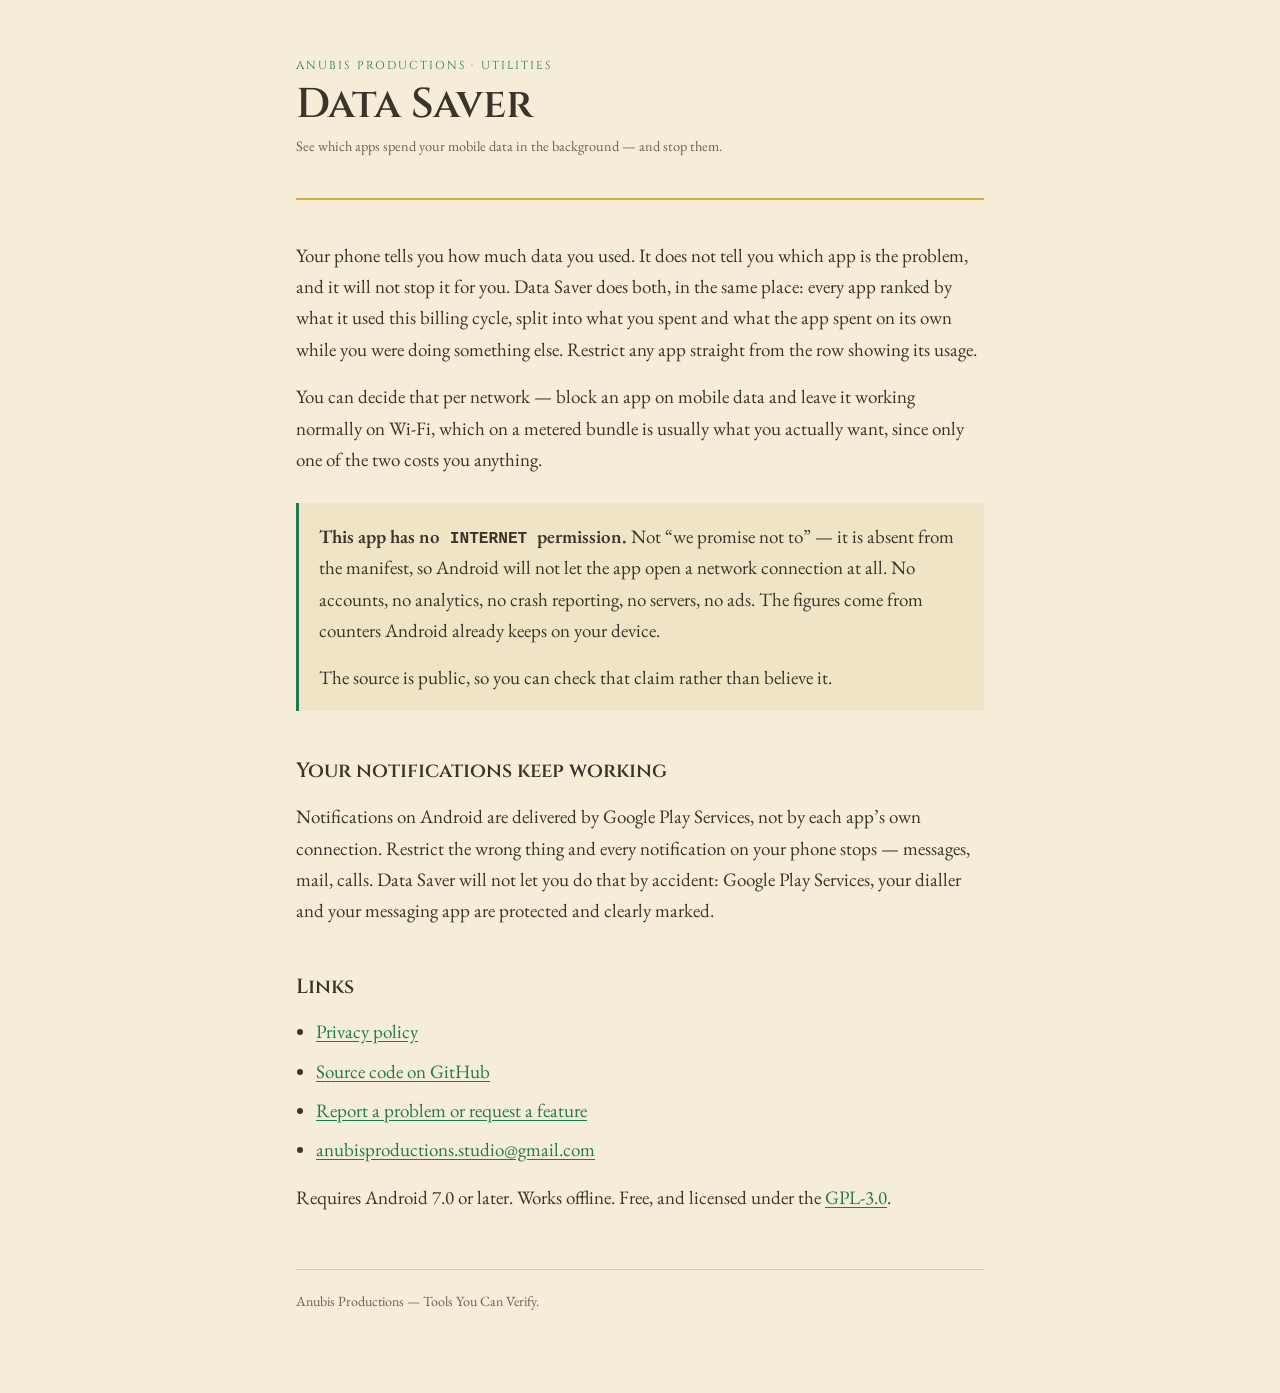
<file: docs/index.html>
<!doctype html>
<html lang="en">
<head>
<meta charset="utf-8">
<meta name="viewport" content="width=device-width, initial-scale=1">
<title>Data Saver for Android</title>
<meta name="description" content="See which apps spend your mobile data in the background, and stop them. No ads, no accounts, and no INTERNET permission.">
<link rel="preconnect" href="https://fonts.googleapis.com">
<link rel="preconnect" href="https://fonts.gstatic.com" crossorigin>
<link rel="stylesheet" href="https://fonts.googleapis.com/css2?family=Cinzel:wght@500;600&family=EB+Garamond:ital,wght@0,400;0,600;1,400&display=swap">
<link rel="stylesheet" href="assets/style.css">
</head>
<body>
<div class="wrap">

<header class="masthead">
  <div class="eyebrow">Anubis Productions &middot; Utilities</div>
  <h1>Data Saver</h1>
  <p class="dateline">See which apps spend your mobile data in the background &mdash; and
  stop them.</p>
</header>

<p>Your phone tells you how much data you used. It does not tell you which app is the
problem, and it will not stop it for you. Data Saver does both, in the same place: every app
ranked by what it used this billing cycle, split into what you spent and what the app spent
on its own while you were doing something else. Restrict any app straight from the row
showing its usage.</p>

<p>You can decide that per network &mdash; block an app on mobile data and leave it working
normally on Wi-Fi, which on a metered bundle is usually what you actually want, since only
one of the two costs you anything.</p>

<div class="claim">
  <p><strong>This app has no <code>INTERNET</code> permission.</strong> Not &ldquo;we promise
  not to&rdquo; &mdash; it is absent from the manifest, so Android will not let the app open
  a network connection at all. No accounts, no analytics, no crash reporting, no servers, no
  ads. The figures come from counters Android already keeps on your device.</p>
  <p>The source is public, so you can check that claim rather than believe it.</p>
</div>

<h2>Your notifications keep working</h2>

<p>Notifications on Android are delivered by Google Play Services, not by each app&rsquo;s
own connection. Restrict the wrong thing and every notification on your phone stops &mdash;
messages, mail, calls. Data Saver will not let you do that by accident: Google Play Services,
your dialler and your messaging app are protected and clearly marked.</p>

<h2>Links</h2>

<ul>
  <li><a href="privacy/">Privacy policy</a></li>
  <li><a href="https://github.com/anubisproductions/datagate">Source code on GitHub</a></li>
  <li><a href="https://github.com/anubisproductions/datagate/issues">Report a problem or
      request a feature</a></li>
  <li><a href="mailto:anubisproductions.studio@gmail.com">anubisproductions.studio@gmail.com</a></li>
</ul>

<p>Requires Android 7.0 or later. Works offline. Free, and licensed under the
<a href="https://github.com/anubisproductions/datagate/blob/main/LICENSE">GPL-3.0</a>.</p>

<footer>
  Anubis Productions &mdash; Tools You Can Verify.
</footer>

</div>
</body>
</html>
</file>
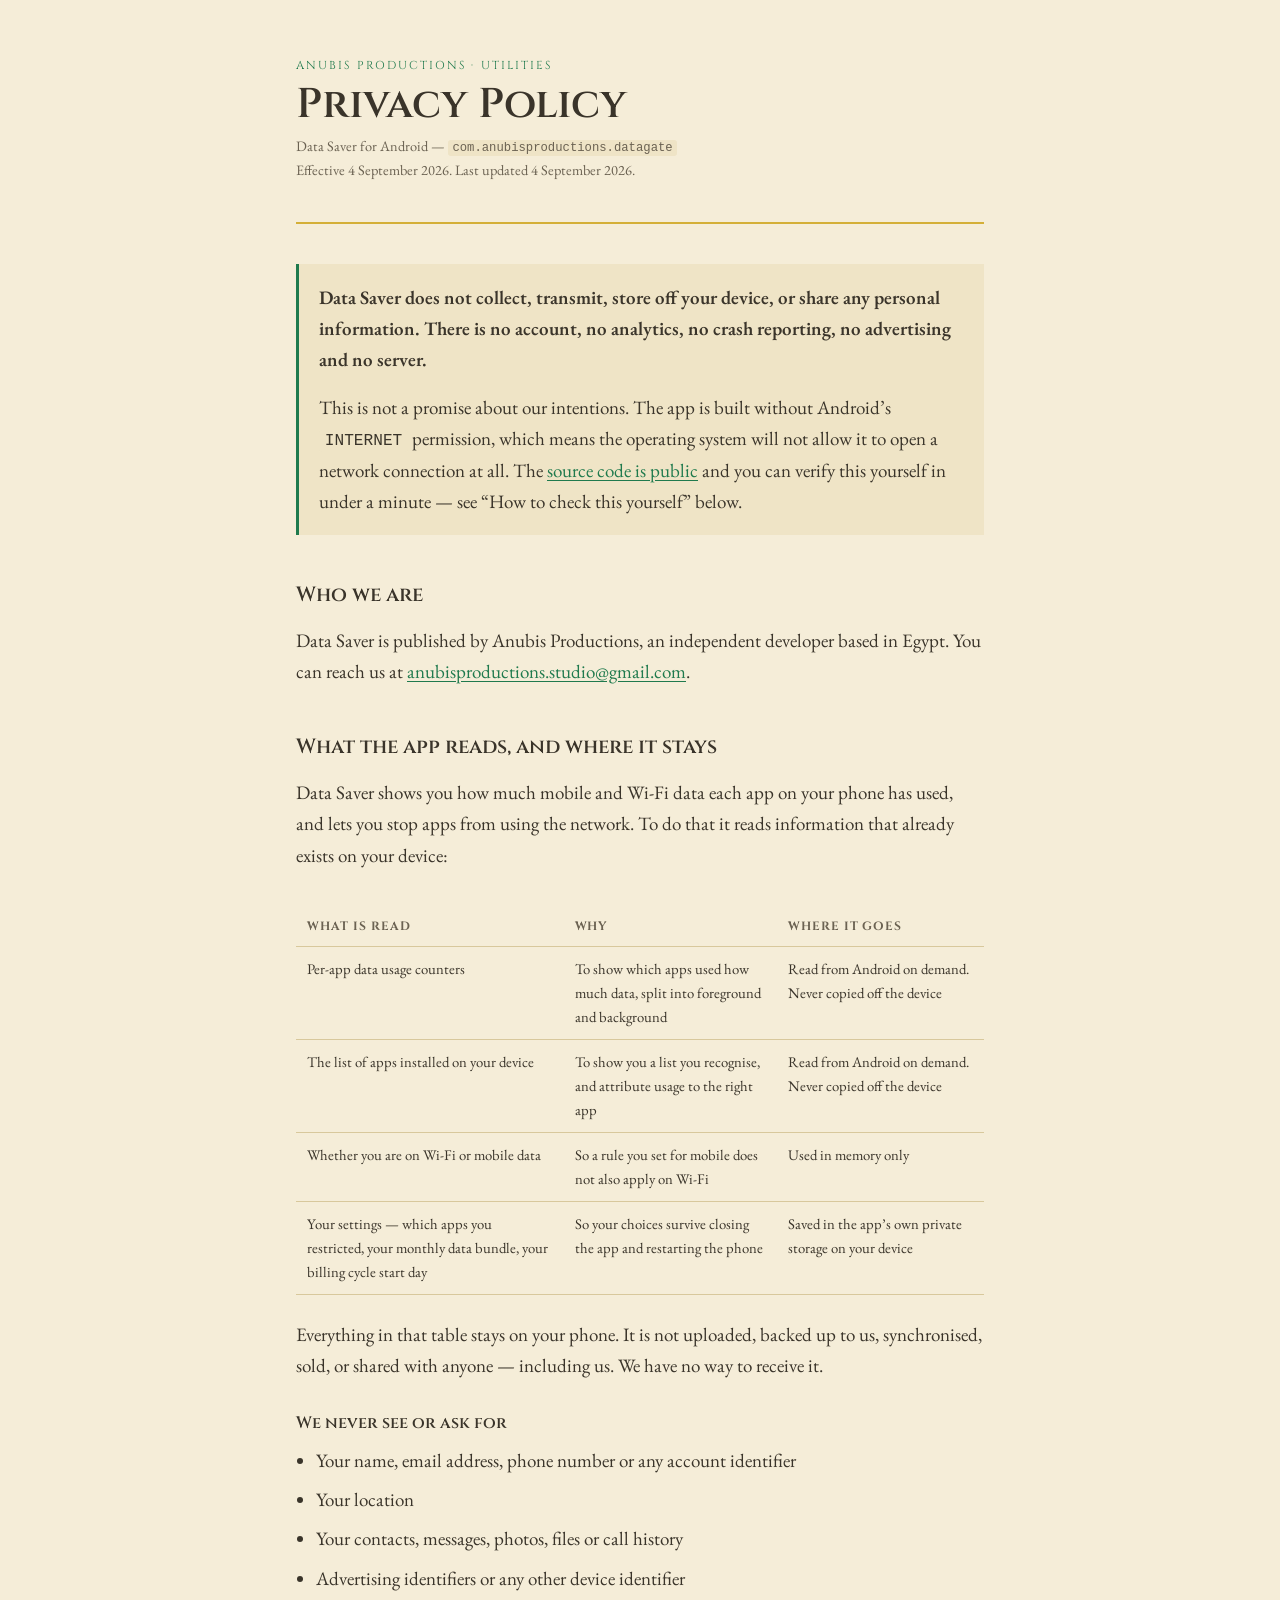
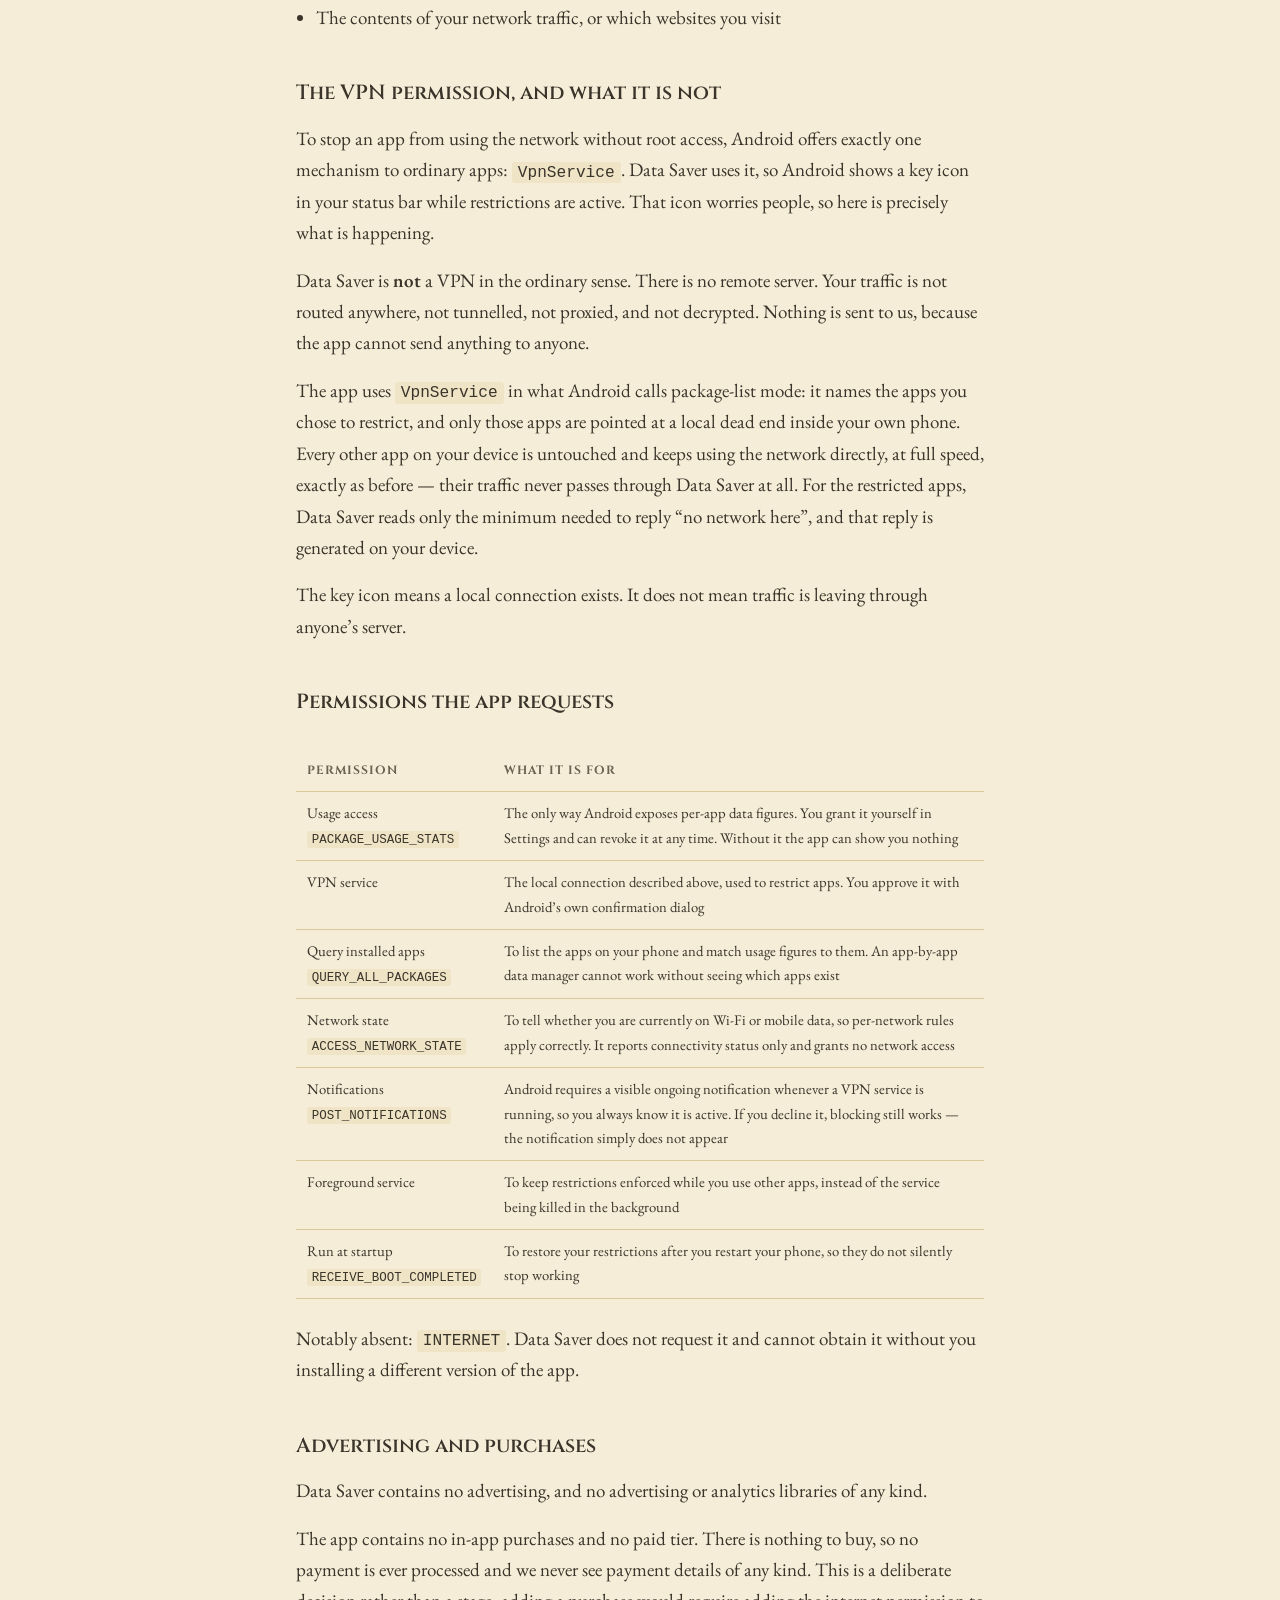
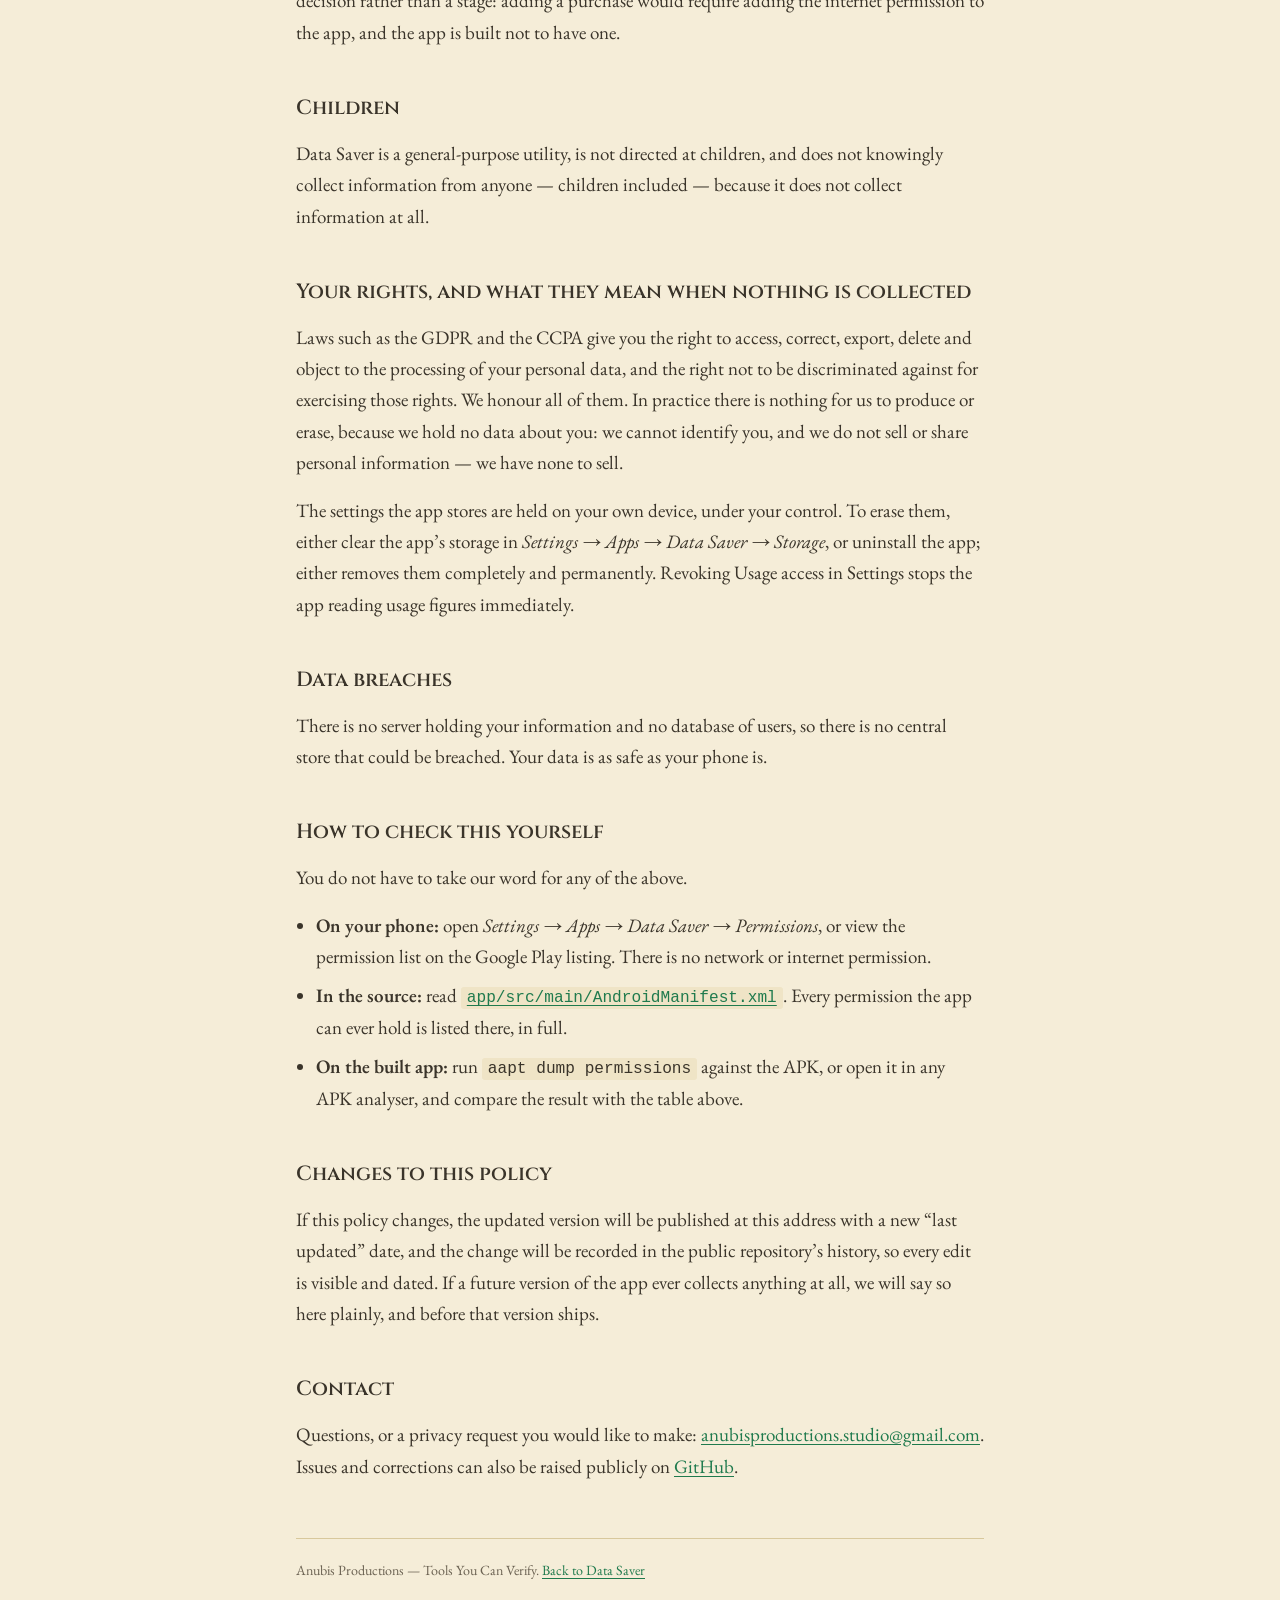
<file: docs/privacy/index.html>
<!doctype html>
<html lang="en">
<head>
<meta charset="utf-8">
<meta name="viewport" content="width=device-width, initial-scale=1">
<title>Privacy Policy — Data Saver</title>
<meta name="description" content="Data Saver collects nothing. The app ships without the INTERNET permission, so it is technically incapable of sending your data anywhere.">
<link rel="preconnect" href="https://fonts.googleapis.com">
<link rel="preconnect" href="https://fonts.gstatic.com" crossorigin>
<link rel="stylesheet" href="https://fonts.googleapis.com/css2?family=Cinzel:wght@500;600&family=EB+Garamond:ital,wght@0,400;0,600;1,400&display=swap">
<link rel="stylesheet" href="../assets/style.css">
</head>
<body>
<div class="wrap">

<header class="masthead">
  <div class="eyebrow">Anubis Productions &middot; Utilities</div>
  <h1>Privacy Policy</h1>
  <p class="dateline">Data Saver for Android &mdash; <code>com.anubisproductions.datagate</code><br>
  Effective 4 September 2026. Last updated 4 September 2026.</p>
</header>

<div class="claim">
  <p><strong>Data Saver does not collect, transmit, store off your device, or share any
  personal information. There is no account, no analytics, no crash reporting, no
  advertising and no server.</strong></p>
  <p>This is not a promise about our intentions. The app is built without Android&rsquo;s
  <code>INTERNET</code> permission, which means the operating system will not allow it to
  open a network connection at all. The <a href="https://github.com/anubisproductions/datagate">source
  code is public</a> and you can verify this yourself in under a minute &mdash; see
  &ldquo;How to check this yourself&rdquo; below.</p>
</div>

<h2>Who we are</h2>

<p>Data Saver is published by Anubis Productions, an independent developer based in Egypt.
You can reach us at
<a href="mailto:anubisproductions.studio@gmail.com">anubisproductions.studio@gmail.com</a>.</p>

<h2>What the app reads, and where it stays</h2>

<p>Data Saver shows you how much mobile and Wi-Fi data each app on your phone has used, and
lets you stop apps from using the network. To do that it reads information that already
exists on your device:</p>

<div class="scroll">
<table>
  <thead>
    <tr><th>What is read</th><th>Why</th><th>Where it goes</th></tr>
  </thead>
  <tbody>
    <tr>
      <td>Per-app data usage counters</td>
      <td>To show which apps used how much data, split into foreground and background</td>
      <td>Read from Android on demand. Never copied off the device</td>
    </tr>
    <tr>
      <td>The list of apps installed on your device</td>
      <td>To show you a list you recognise, and attribute usage to the right app</td>
      <td>Read from Android on demand. Never copied off the device</td>
    </tr>
    <tr>
      <td>Whether you are on Wi-Fi or mobile data</td>
      <td>So a rule you set for mobile does not also apply on Wi-Fi</td>
      <td>Used in memory only</td>
    </tr>
    <tr>
      <td>Your settings &mdash; which apps you restricted, your monthly data bundle, your
          billing cycle start day</td>
      <td>So your choices survive closing the app and restarting the phone</td>
      <td>Saved in the app&rsquo;s own private storage on your device</td>
    </tr>
  </tbody>
</table>
</div>

<p>Everything in that table stays on your phone. It is not uploaded, backed up to us,
synchronised, sold, or shared with anyone &mdash; including us. We have no way to receive it.</p>

<h3>We never see or ask for</h3>

<ul>
  <li>Your name, email address, phone number or any account identifier</li>
  <li>Your location</li>
  <li>Your contacts, messages, photos, files or call history</li>
  <li>Advertising identifiers or any other device identifier</li>
  <li>The contents of your network traffic, or which websites you visit</li>
</ul>

<h2>The VPN permission, and what it is not</h2>

<p>To stop an app from using the network without root access, Android offers exactly one
mechanism to ordinary apps: <code>VpnService</code>. Data Saver uses it, so Android shows a
key icon in your status bar while restrictions are active. That icon worries people, so here
is precisely what is happening.</p>

<p>Data Saver is <strong>not</strong> a VPN in the ordinary sense. There is no remote server.
Your traffic is not routed anywhere, not tunnelled, not proxied, and not decrypted. Nothing
is sent to us, because the app cannot send anything to anyone.</p>

<p>The app uses <code>VpnService</code> in what Android calls package-list mode: it names the
apps you chose to restrict, and only those apps are pointed at a local dead end inside your
own phone. Every other app on your device is untouched and keeps using the network directly,
at full speed, exactly as before &mdash; their traffic never passes through Data Saver at
all. For the restricted apps, Data Saver reads only the minimum needed to reply
&ldquo;no network here&rdquo;, and that reply is generated on your device.</p>

<p>The key icon means a local connection exists. It does not mean traffic is leaving through
anyone&rsquo;s server.</p>

<h2>Permissions the app requests</h2>

<div class="scroll">
<table>
  <thead>
    <tr><th>Permission</th><th>What it is for</th></tr>
  </thead>
  <tbody>
    <tr>
      <td>Usage access<br><code>PACKAGE_USAGE_STATS</code></td>
      <td>The only way Android exposes per-app data figures. You grant it yourself in
          Settings and can revoke it at any time. Without it the app can show you nothing</td>
    </tr>
    <tr>
      <td>VPN service</td>
      <td>The local connection described above, used to restrict apps. You approve it with
          Android&rsquo;s own confirmation dialog</td>
    </tr>
    <tr>
      <td>Query installed apps<br><code>QUERY_ALL_PACKAGES</code></td>
      <td>To list the apps on your phone and match usage figures to them. An app-by-app data
          manager cannot work without seeing which apps exist</td>
    </tr>
    <tr>
      <td>Network state<br><code>ACCESS_NETWORK_STATE</code></td>
      <td>To tell whether you are currently on Wi-Fi or mobile data, so per-network rules
          apply correctly. It reports connectivity status only and grants no network access</td>
    </tr>
    <tr>
      <td>Notifications<br><code>POST_NOTIFICATIONS</code></td>
      <td>Android requires a visible ongoing notification whenever a VPN service is
          running, so you always know it is active. If you decline it, blocking still works
          &mdash; the notification simply does not appear</td>
    </tr>
    <tr>
      <td>Foreground service</td>
      <td>To keep restrictions enforced while you use other apps, instead of the service
          being killed in the background</td>
    </tr>
    <tr>
      <td>Run at startup<br><code>RECEIVE_BOOT_COMPLETED</code></td>
      <td>To restore your restrictions after you restart your phone, so they do not silently
          stop working</td>
    </tr>
  </tbody>
</table>
</div>

<p>Notably absent: <code>INTERNET</code>. Data Saver does not request it and cannot obtain it
without you installing a different version of the app.</p>

<h2>Advertising and purchases</h2>

<p>Data Saver contains no advertising, and no advertising or analytics libraries of any
kind.</p>

<p>The app contains no in-app purchases and no paid tier. There is nothing to buy, so no
payment is ever processed and we never see payment details of any kind. This is a deliberate
decision rather than a stage: adding a purchase would require adding the internet permission
to the app, and the app is built not to have one.</p>

<h2>Children</h2>

<p>Data Saver is a general-purpose utility, is not directed at children, and does not
knowingly collect information from anyone &mdash; children included &mdash; because it does
not collect information at all.</p>

<h2>Your rights, and what they mean when nothing is collected</h2>

<p>Laws such as the GDPR and the CCPA give you the right to access, correct, export, delete
and object to the processing of your personal data, and the right not to be discriminated
against for exercising those rights. We honour all of them. In practice there is nothing for
us to produce or erase, because we hold no data about you: we cannot identify you, and we do
not sell or share personal information &mdash; we have none to sell.</p>

<p>The settings the app stores are held on your own device, under your control. To erase
them, either clear the app&rsquo;s storage in <em>Settings &rarr; Apps &rarr; Data Saver
&rarr; Storage</em>, or uninstall the app; either removes them completely and permanently.
Revoking Usage access in Settings stops the app reading usage figures immediately.</p>

<h2>Data breaches</h2>

<p>There is no server holding your information and no database of users, so there is no
central store that could be breached. Your data is as safe as your phone is.</p>

<h2>How to check this yourself</h2>

<p>You do not have to take our word for any of the above.</p>

<ul>
  <li><strong>On your phone:</strong> open <em>Settings &rarr; Apps &rarr; Data Saver &rarr;
      Permissions</em>, or view the permission list on the Google Play listing. There is no
      network or internet permission.</li>
  <li><strong>In the source:</strong> read
      <a href="https://github.com/anubisproductions/datagate/blob/main/app/src/main/AndroidManifest.xml"><code>app/src/main/AndroidManifest.xml</code></a>.
      Every permission the app can ever hold is listed there, in full.</li>
  <li><strong>On the built app:</strong> run <code>aapt dump permissions</code> against the
      APK, or open it in any APK analyser, and compare the result with the table above.</li>
</ul>

<h2>Changes to this policy</h2>

<p>If this policy changes, the updated version will be published at this address with a new
&ldquo;last updated&rdquo; date, and the change will be recorded in the public
repository&rsquo;s history, so every edit is visible and dated. If a future version of the
app ever collects anything at all, we will say so here plainly, and before that version
ships.</p>

<h2>Contact</h2>

<p>Questions, or a privacy request you would like to make:
<a href="mailto:anubisproductions.studio@gmail.com">anubisproductions.studio@gmail.com</a>.
Issues and corrections can also be raised publicly on
<a href="https://github.com/anubisproductions/datagate/issues">GitHub</a>.</p>

<footer>
  Anubis Productions &mdash; Tools You Can Verify.
  <a href="../">Back to Data Saver</a>
</footer>

</div>
</body>
</html>
</file>
<file: docs/assets/style.css>
/* Anubis Productions - Utilities line.
   Sandstone ground, tomb-stone text, malachite accent. No pure black or white. */

:root {
  --ground:      #F5EDD8;   /* Linen */
  --panel:       #EFE4C6;
  --ink:         #3A342A;   /* Tomb Stone */
  --ink-soft:    #6B6252;
  --accent:      #1F7A4D;   /* Malachite */
  --rule:        #D4AF37;   /* Pharaoh Gold */
  --hair:        #D8C89C;
}

@media (prefers-color-scheme: dark) {
  :root:not([data-theme="light"]) {
    --ground:   #23201A;
    --panel:    #2C281F;
    --ink:      #EDE3CA;
    --ink-soft: #A99E85;
    --accent:   #46B07C;
    --rule:     #D4AF37;
    --hair:     #443E31;
  }
}

:root[data-theme="dark"] {
  --ground:   #23201A;
  --panel:    #2C281F;
  --ink:      #EDE3CA;
  --ink-soft: #A99E85;
  --accent:   #46B07C;
  --rule:     #D4AF37;
  --hair:     #443E31;
}

* { box-sizing: border-box; }

body {
  margin: 0;
  background: var(--ground);
  color: var(--ink);
  font-family: "EB Garamond", Georgia, "Times New Roman", serif;
  font-size: 19px;
  line-height: 1.65;
  -webkit-text-size-adjust: 100%;
}

.wrap {
  max-width: 46rem;           /* ~65 characters of running text */
  margin: 0 auto;
  padding: 3.5rem 1.5rem 5rem;
}

header.masthead {
  display: flex;
  flex-direction: column;
  gap: 0.35rem;
  padding-bottom: 1.5rem;
  margin-bottom: 2.5rem;
  border-bottom: 2px solid var(--rule);
}

.eyebrow {
  font-family: "Cinzel", Georgia, serif;
  font-size: 0.72rem;
  letter-spacing: 0.18em;
  text-transform: uppercase;
  color: var(--accent);
}

h1 {
  font-family: "Cinzel", Georgia, serif;
  font-weight: 600;
  font-size: clamp(1.9rem, 5vw, 2.6rem);
  line-height: 1.15;
  margin: 0;
  text-wrap: balance;
}

h2 {
  font-family: "Cinzel", Georgia, serif;
  font-weight: 600;
  font-size: 1.28rem;
  margin: 2.75rem 0 0.75rem;
  text-wrap: balance;
}

h3 {
  font-family: "Cinzel", Georgia, serif;
  font-weight: 600;
  font-size: 1.02rem;
  margin: 1.75rem 0 0.5rem;
}

p { margin: 0 0 1rem; }

.dateline {
  font-size: 0.9rem;
  color: var(--ink-soft);
}

a { color: var(--accent); text-underline-offset: 0.18em; }
a:focus-visible { outline: 2px solid var(--rule); outline-offset: 3px; border-radius: 2px; }

ul { margin: 0 0 1rem; padding-left: 1.25rem; }
li { margin-bottom: 0.5rem; }

strong { font-weight: 600; }

code {
  font-family: ui-monospace, "SF Mono", Menlo, Consolas, monospace;
  font-size: 0.85em;
  background: var(--panel);
  padding: 0.12em 0.36em;
  border-radius: 3px;
}

.claim {
  background: var(--panel);
  border-left: 3px solid var(--accent);
  padding: 1.1rem 1.25rem;
  margin: 1.75rem 0;
}
.claim p:last-child { margin-bottom: 0; }

table {
  width: 100%;
  border-collapse: collapse;
  margin: 1.25rem 0 1.5rem;
  font-size: 0.92rem;
}
.scroll { overflow-x: auto; }
th, td {
  text-align: left;
  vertical-align: top;
  padding: 0.6rem 0.7rem;
  border-bottom: 1px solid var(--hair);
}
th {
  font-family: "Cinzel", Georgia, serif;
  font-size: 0.75rem;
  letter-spacing: 0.08em;
  text-transform: uppercase;
  color: var(--ink-soft);
  white-space: nowrap;
}

footer {
  margin-top: 3.5rem;
  padding-top: 1.25rem;
  border-top: 1px solid var(--hair);
  font-size: 0.88rem;
  color: var(--ink-soft);
}
</file>
